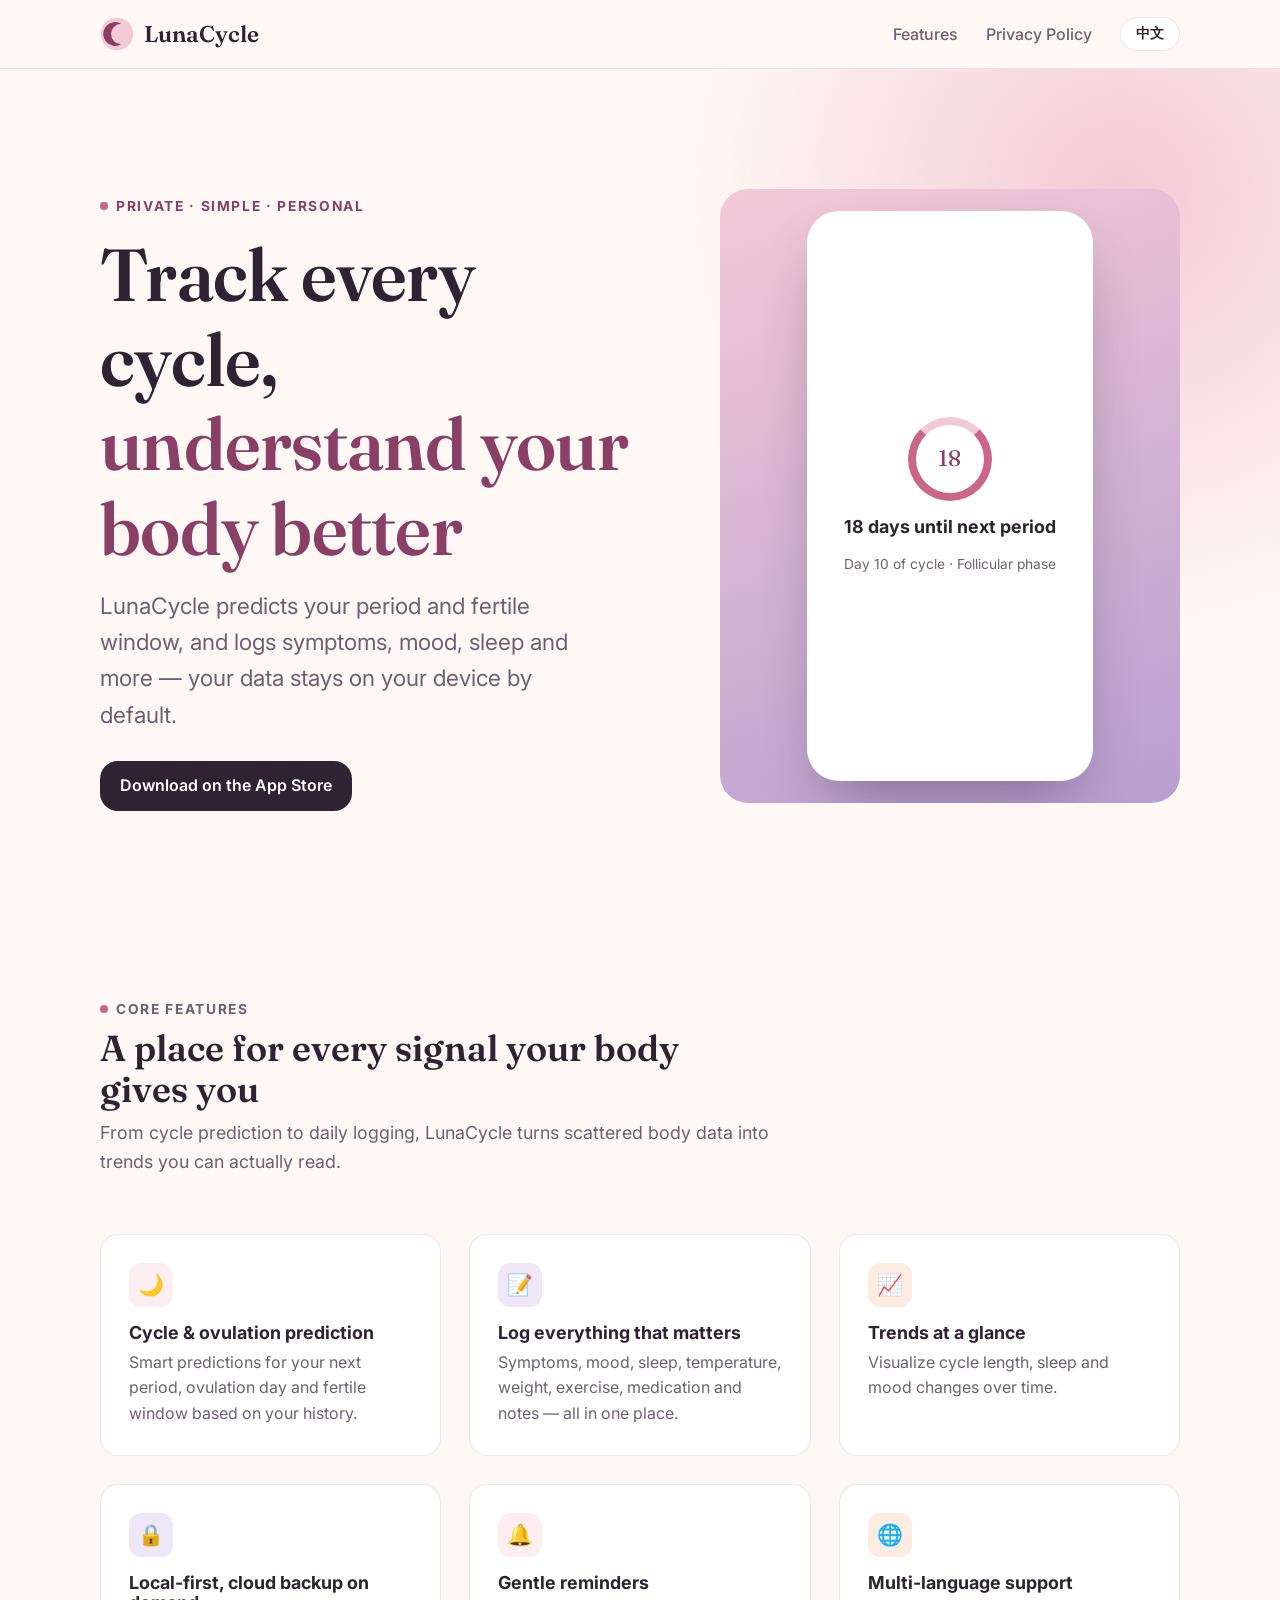
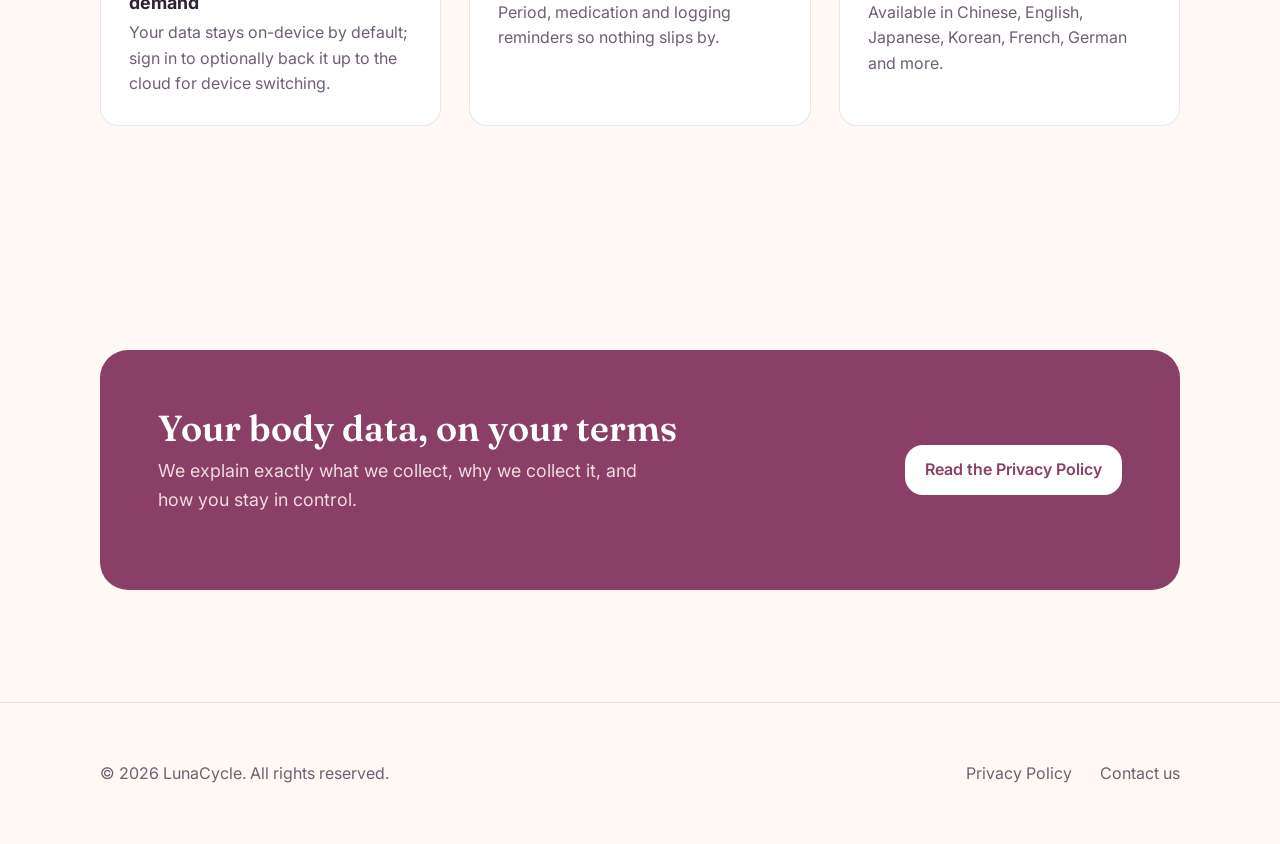
<file: index.html>
<!DOCTYPE html>
<html lang="zh-CN" data-lang="zh">
<head>
  <meta charset="UTF-8" />
  <meta name="viewport" content="width=device-width, initial-scale=1.0" />
  <title>LunaCycle — 懂你的经期与周期记录助手</title>
  <meta name="description" content="LunaCycle 是一款简洁、私密的经期与身体周期记录 App：预测周期、记录症状与心情、按需云备份，支持多语言。" />

  <link rel="preconnect" href="https://fonts.googleapis.com" />
  <link rel="preconnect" href="https://fonts.gstatic.com" crossorigin />
  <link href="https://fonts.googleapis.com/css2?family=Fraunces:opsz,wght@9..144,500;9..144,600&family=Inter:wght@400;500;600;700&display=swap" rel="stylesheet" />

  <link rel="stylesheet" href="assets/style.css" />
</head>
<body>
  <nav class="site-nav">
    <div class="wrap">
      <a class="brand" href="./index.html">
        <svg class="brand-mark" viewBox="0 0 40 40" fill="none" xmlns="http://www.w3.org/2000/svg" aria-hidden="true">
          <circle cx="20" cy="20" r="19" fill="#F3C9D6" />
          <path d="M25 8a14 14 0 1 0 0 24 11 11 0 0 1 0-24Z" fill="#8A3F66" />
        </svg>
        LunaCycle
      </a>
      <ul class="nav-links">
        <li><a href="./index.html#features">
          <span data-i18n-lang="zh">功能</span><span data-i18n-lang="zh-TW">功能</span><span data-i18n-lang="ja">機能</span><span data-i18n-lang="ko">기능</span><span data-i18n-lang="en">Features</span>
        </a></li>
        <li><a href="./privacy.html">
          <span data-i18n-lang="zh">隐私政策</span><span data-i18n-lang="zh-TW">隱私政策</span><span data-i18n-lang="ja">プライバシーポリシー</span><span data-i18n-lang="ko">개인정보 처리방침</span><span data-i18n-lang="en">Privacy Policy</span>
        </a></li>
        <li><button class="lang-toggle" data-lang-toggle type="button" aria-label="Switch language">中文</button></li>
      </ul>
    </div>
  </nav>

  <header class="hero">
    <div class="hero-glow" aria-hidden="true"></div>
    <div class="wrap">
      <div>
        <p class="eyebrow">
          <span data-i18n-lang="zh">私密 · 简洁 · 懂你</span>
          <span data-i18n-lang="zh-TW">私密 · 簡潔 · 懂你</span>
          <span data-i18n-lang="ja">プライベート・シンプル・あなたに寄り添う</span>
          <span data-i18n-lang="ko">프라이빗 · 심플 · 당신을 위한</span>
          <span data-i18n-lang="en">Private · Simple · Personal</span>
        </p>
        <h1 data-i18n-lang="zh">记录每一次周期，<br /><em>更了解自己的身体</em></h1>
        <h1 data-i18n-lang="zh-TW">記錄每一次週期，<br /><em>更了解自己的身體</em></h1>
        <h1 data-i18n-lang="ja">サイクルを記録して、<br /><em>自分の身体をもっと理解しよう</em></h1>
        <h1 data-i18n-lang="ko">모든 주기를 기록하고，<br /><em>내 몸을 더 잘 이해하세요</em></h1>
        <h1 data-i18n-lang="en">Track every cycle,<br /><em>understand your body better</em></h1>
        <p class="lede" data-i18n-lang="zh">LunaCycle 帮你预测经期与排卵期，记录症状、心情、睡眠与更多身体信号，数据默认只留在你的设备上。</p>
        <p class="lede" data-i18n-lang="zh-TW">LunaCycle 幫你預測經期與排卵期，記錄症狀、心情、睡眠與更多身體信號，資料預設只留在你的裝置上。</p>
        <p class="lede" data-i18n-lang="ja">LunaCycle は月経と排卵期を予測し、症状・気分・睡眠などの身体データを記録します。データは初期設定であなたの端末にのみ保存されます。</p>
        <p class="lede" data-i18n-lang="ko">LunaCycle 은 생리와 배란기를 예측하고, 증상・기분・수면 등 다양한 신체 신호를 기록합니다. 데이터는 기본적으로 기기에만 저장됩니다.</p>
        <p class="lede" data-i18n-lang="en">LunaCycle predicts your period and fertile window, and logs symptoms, mood, sleep and more — your data stays on your device by default.</p>
        <!-- TODO: replace href="#" below with your real App Store listing URL once published -->
        <div class="cta-row">
          <a class="store-badge" href="#" aria-disabled="true">
            <span data-i18n-lang="zh">App Store 下载</span>
            <span data-i18n-lang="zh-TW">App Store 下載</span>
            <span data-i18n-lang="ja">App Store でダウンロード</span>
            <span data-i18n-lang="ko">App Store 에서 다운로드</span>
            <span data-i18n-lang="en">Download on the App Store</span>
          </a>
          <!-- Google Play download temporarily hidden until the Android release ships -->
          <a class="store-badge secondary" href="#" aria-disabled="true" style="display:none">
            <span data-i18n-lang="zh">Google Play 下载</span>
            <span data-i18n-lang="zh-TW">Google Play 下載</span>
            <span data-i18n-lang="ja">Google Play で入手</span>
            <span data-i18n-lang="ko">Google Play 에서 받기</span>
            <span data-i18n-lang="en">Get it on Google Play</span>
          </a>
        </div>
      </div>
      <div class="hero-visual" aria-hidden="true">
        <div class="phone-frame">
          <div class="ring">18</div>
          <strong data-i18n-lang="zh">距下次经期还有 18 天</strong>
          <strong data-i18n-lang="zh-TW">距下次經期還有 18 天</strong>
          <strong data-i18n-lang="ja">次の月経まであと18日</strong>
          <strong data-i18n-lang="ko">다음 생리까지 18일</strong>
          <strong data-i18n-lang="en">18 days until next period</strong>
          <small data-i18n-lang="zh">周期第 10 天 · 卵泡期</small>
          <small data-i18n-lang="zh-TW">週期第 10 天 · 濾泡期</small>
          <small data-i18n-lang="ja">周期10日目・卵胞期</small>
          <small data-i18n-lang="ko">주기 10일차 · 난포기</small>
          <small data-i18n-lang="en">Day 10 of cycle · Follicular phase</small>
        </div>
      </div>
    </div>
  </header>

  <section id="features">
    <div class="wrap">
      <div class="section-head">
        <p class="eyebrow">
          <span data-i18n-lang="zh">核心功能</span>
          <span data-i18n-lang="zh-TW">核心功能</span>
          <span data-i18n-lang="ja">主な機能</span>
          <span data-i18n-lang="ko">핵심 기능</span>
          <span data-i18n-lang="en">Core Features</span>
        </p>
        <h2 data-i18n-lang="zh">为身体的每一个信号，留一个位置</h2>
        <h2 data-i18n-lang="zh-TW">為身體的每一個信號，留一個位置</h2>
        <h2 data-i18n-lang="ja">身体からのすべてのサインに、記録の場所を</h2>
        <h2 data-i18n-lang="ko">몸이 보내는 모든 신호를 위한 자리</h2>
        <h2 data-i18n-lang="en">A place for every signal your body gives you</h2>
        <p data-i18n-lang="zh">从周期预测到日常记录，LunaCycle 把琐碎的身体数据变成看得懂的趋势。</p>
        <p data-i18n-lang="zh-TW">從週期預測到日常記錄，LunaCycle 把瑣碎的身體資料變成看得懂的趨勢。</p>
        <p data-i18n-lang="ja">周期予測から日々の記録まで、LunaCycle は細かな身体データをわかりやすい傾向に変えます。</p>
        <p data-i18n-lang="ko">주기 예측부터 일상 기록까지, LunaCycle 은 흩어진 신체 데이터를 한눈에 보이는 추세로 바꿔줍니다.</p>
        <p data-i18n-lang="en">From cycle prediction to daily logging, LunaCycle turns scattered body data into trends you can actually read.</p>
      </div>
      <div class="feature-grid">
        <div class="feature-card">
          <div class="icon">🌙</div>
          <h3 data-i18n-lang="zh">周期与排卵预测</h3>
          <h3 data-i18n-lang="zh-TW">週期與排卵預測</h3>
          <h3 data-i18n-lang="ja">周期・排卵予測</h3>
          <h3 data-i18n-lang="ko">주기 및 배란 예측</h3>
          <h3 data-i18n-lang="en">Cycle &amp; ovulation prediction</h3>
          <p data-i18n-lang="zh">基于历史记录智能预测下次经期、排卵日与易孕窗口。</p>
          <p data-i18n-lang="zh-TW">基於歷史記錄智能預測下次經期、排卵日與易孕窗口。</p>
          <p data-i18n-lang="ja">過去の記録から次回の月経・排卵日・妊娠しやすい期間を予測します。</p>
          <p data-i18n-lang="ko">과거 기록을 바탕으로 다음 생리, 배란일, 가임기를 예측합니다.</p>
          <p data-i18n-lang="en">Smart predictions for your next period, ovulation day and fertile window based on your history.</p>
        </div>
        <div class="feature-card">
          <div class="icon">📝</div>
          <h3 data-i18n-lang="zh">全维度记录</h3>
          <h3 data-i18n-lang="zh-TW">全維度記錄</h3>
          <h3 data-i18n-lang="ja">あらゆる記録に対応</h3>
          <h3 data-i18n-lang="ko">모든 것을 기록하세요</h3>
          <h3 data-i18n-lang="en">Log everything that matters</h3>
          <p data-i18n-lang="zh">症状、心情、睡眠、体温、体重、运动、用药、备注，一站式记录。</p>
          <p data-i18n-lang="zh-TW">症狀、心情、睡眠、體溫、體重、運動、用藥、備註，一站式記錄。</p>
          <p data-i18n-lang="ja">症状、気分、睡眠、体温、体重、運動、服薬、メモをまとめて記録できます。</p>
          <p data-i18n-lang="ko">증상, 기분, 수면, 체온, 체중, 운동, 복약, 메모까지 한 곳에서 기록합니다.</p>
          <p data-i18n-lang="en">Symptoms, mood, sleep, temperature, weight, exercise, medication and notes — all in one place.</p>
        </div>
        <div class="feature-card">
          <div class="icon">📈</div>
          <h3 data-i18n-lang="zh">趋势图表</h3>
          <h3 data-i18n-lang="zh-TW">趨勢圖表</h3>
          <h3 data-i18n-lang="ja">トレンドが一目でわかる</h3>
          <h3 data-i18n-lang="ko">한눈에 보는 추세</h3>
          <h3 data-i18n-lang="en">Trends at a glance</h3>
          <p data-i18n-lang="zh">用图表直观查看周期长度、睡眠与情绪的长期变化。</p>
          <p data-i18n-lang="zh-TW">用圖表直觀查看週期長度、睡眠與情緒的長期變化。</p>
          <p data-i18n-lang="ja">周期の長さ、睡眠、気分の変化をグラフで直感的に確認できます。</p>
          <p data-i18n-lang="ko">주기 길이, 수면, 기분의 변화를 그래프로 한눈에 확인하세요.</p>
          <p data-i18n-lang="en">Visualize cycle length, sleep and mood changes over time.</p>
        </div>
        <div class="feature-card">
          <div class="icon">🔒</div>
          <h3 data-i18n-lang="zh">本地优先，按需云备份</h3>
          <h3 data-i18n-lang="zh-TW">本地優先，按需雲端備份</h3>
          <h3 data-i18n-lang="ja">ローカル優先、必要に応じてクラウド保存</h3>
          <h3 data-i18n-lang="ko">로컬 우선, 필요할 때만 클라우드 백업</h3>
          <h3 data-i18n-lang="en">Local-first, cloud backup on demand</h3>
          <p data-i18n-lang="zh">数据默认只存在你的设备上；登录后可选择开启云备份，方便换机恢复。</p>
          <p data-i18n-lang="zh-TW">資料預設只存在你的裝置上；登入後可選擇開啟雲端備份，方便換機還原。</p>
          <p data-i18n-lang="ja">データは初期設定で端末のみに保存されます。ログインするとクラウド保存を選択でき、機種変更時の復元に役立ちます。</p>
          <p data-i18n-lang="ko">데이터는 기본적으로 기기에만 저장됩니다. 로그인하면 클라우드 백업을 선택할 수 있어 기기 변경 시 복원이 편리합니다.</p>
          <p data-i18n-lang="en">Your data stays on-device by default; sign in to optionally back it up to the cloud for device switching.</p>
        </div>
        <div class="feature-card">
          <div class="icon">🔔</div>
          <h3 data-i18n-lang="zh">贴心提醒</h3>
          <h3 data-i18n-lang="zh-TW">貼心提醒</h3>
          <h3 data-i18n-lang="ja">さりげないリマインダー</h3>
          <h3 data-i18n-lang="ko">세심한 알림</h3>
          <h3 data-i18n-lang="en">Gentle reminders</h3>
          <p data-i18n-lang="zh">经期、用药与记录提醒，不错过重要时刻。</p>
          <p data-i18n-lang="zh-TW">經期、用藥與記錄提醒，不錯過重要時刻。</p>
          <p data-i18n-lang="ja">月経、服薬、記録のリマインダーで大切な瞬間を見逃しません。</p>
          <p data-i18n-lang="ko">생리, 복약, 기록 알림으로 중요한 순간을 놓치지 마세요.</p>
          <p data-i18n-lang="en">Period, medication and logging reminders so nothing slips by.</p>
        </div>
        <div class="feature-card">
          <div class="icon">🌐</div>
          <h3 data-i18n-lang="zh">多语言支持</h3>
          <h3 data-i18n-lang="zh-TW">多語言支援</h3>
          <h3 data-i18n-lang="ja">多言語対応</h3>
          <h3 data-i18n-lang="ko">다국어 지원</h3>
          <h3 data-i18n-lang="en">Multi-language support</h3>
          <p data-i18n-lang="zh">支持中文、英语、日语、韩语、法语、德语等多种语言。</p>
          <p data-i18n-lang="zh-TW">支援中文、英語、日語、韓語、法語、德語等多種語言。</p>
          <p data-i18n-lang="ja">中国語、英語、日本語、韓国語、フランス語、ドイツ語など多言語に対応しています。</p>
          <p data-i18n-lang="ko">중국어, 영어, 일본어, 한국어, 프랑스어, 독일어 등 다양한 언어를 지원합니다.</p>
          <p data-i18n-lang="en">Available in Chinese, English, Japanese, Korean, French, German and more.</p>
        </div>
      </div>
    </div>
  </section>

  <section>
    <div class="wrap">
      <div class="privacy-band">
        <div>
          <h2 data-i18n-lang="zh">你的身体数据，由你掌控</h2>
          <h2 data-i18n-lang="zh-TW">你的身體資料，由你掌控</h2>
          <h2 data-i18n-lang="ja">あなたの身体データは、あなたが管理します</h2>
          <h2 data-i18n-lang="ko">당신의 신체 데이터, 당신이 관리합니다</h2>
          <h2 data-i18n-lang="en">Your body data, on your terms</h2>
          <p data-i18n-lang="zh">我们清楚地说明收集了什么、为什么收集，以及你可以如何控制它。</p>
          <p data-i18n-lang="zh-TW">我們清楚地說明收集了什麼、為什麼收集，以及你可以如何控制它。</p>
          <p data-i18n-lang="ja">何を、なぜ収集しているのか、そしてどのように管理できるのかを明確に説明します。</p>
          <p data-i18n-lang="ko">무엇을, 왜 수집하는지, 그리고 어떻게 관리할 수 있는지 명확히 설명합니다.</p>
          <p data-i18n-lang="en">We explain exactly what we collect, why we collect it, and how you stay in control.</p>
        </div>
        <a class="store-badge" href="./privacy.html">
          <span data-i18n-lang="zh">查看隐私政策</span>
          <span data-i18n-lang="zh-TW">查看隱私政策</span>
          <span data-i18n-lang="ja">プライバシーポリシーを見る</span>
          <span data-i18n-lang="ko">개인정보 처리방침 보기</span>
          <span data-i18n-lang="en">Read the Privacy Policy</span>
        </a>
      </div>
    </div>
  </section>

  <footer>
    <div class="wrap">
      <span>&copy; 2026 LunaCycle.
        <span data-i18n-lang="zh">保留所有权利。</span>
        <span data-i18n-lang="zh-TW">保留所有權利。</span>
        <span data-i18n-lang="ja">全著作権所有。</span>
        <span data-i18n-lang="ko">모든 권리 보유.</span>
        <span data-i18n-lang="en">All rights reserved.</span>
      </span>
      <nav>
        <a href="./privacy.html">
          <span data-i18n-lang="zh">隐私政策</span>
          <span data-i18n-lang="zh-TW">隱私政策</span>
          <span data-i18n-lang="ja">プライバシーポリシー</span>
          <span data-i18n-lang="ko">개인정보 처리방침</span>
          <span data-i18n-lang="en">Privacy Policy</span>
        </a>
        <a href="mailto:anarvin212@gmail.com">
          <span data-i18n-lang="zh">联系我们</span>
          <span data-i18n-lang="zh-TW">聯絡我們</span>
          <span data-i18n-lang="ja">お問い合わせ</span>
          <span data-i18n-lang="ko">문의하기</span>
          <span data-i18n-lang="en">Contact us</span>
        </a>
      </nav>
    </div>
  </footer>

  <script src="assets/script.js"></script>
</body>
</html>
</file>
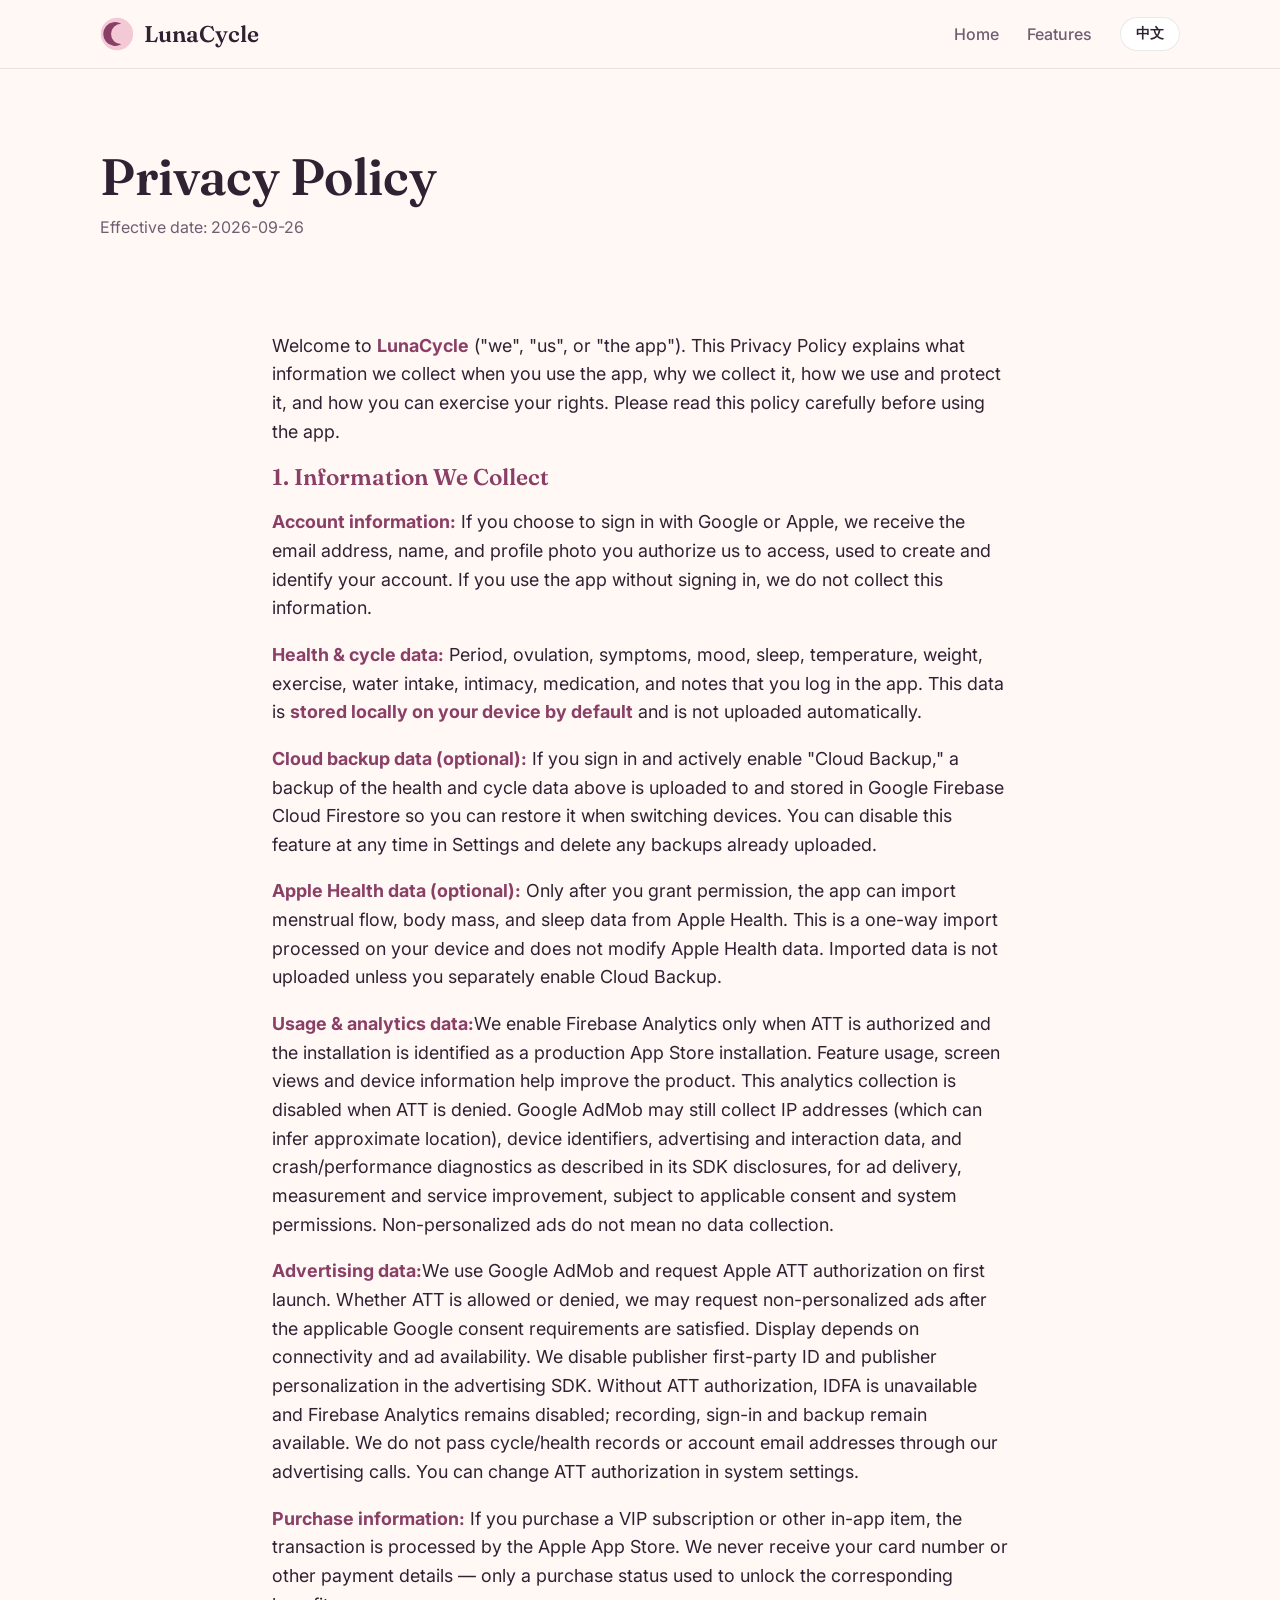
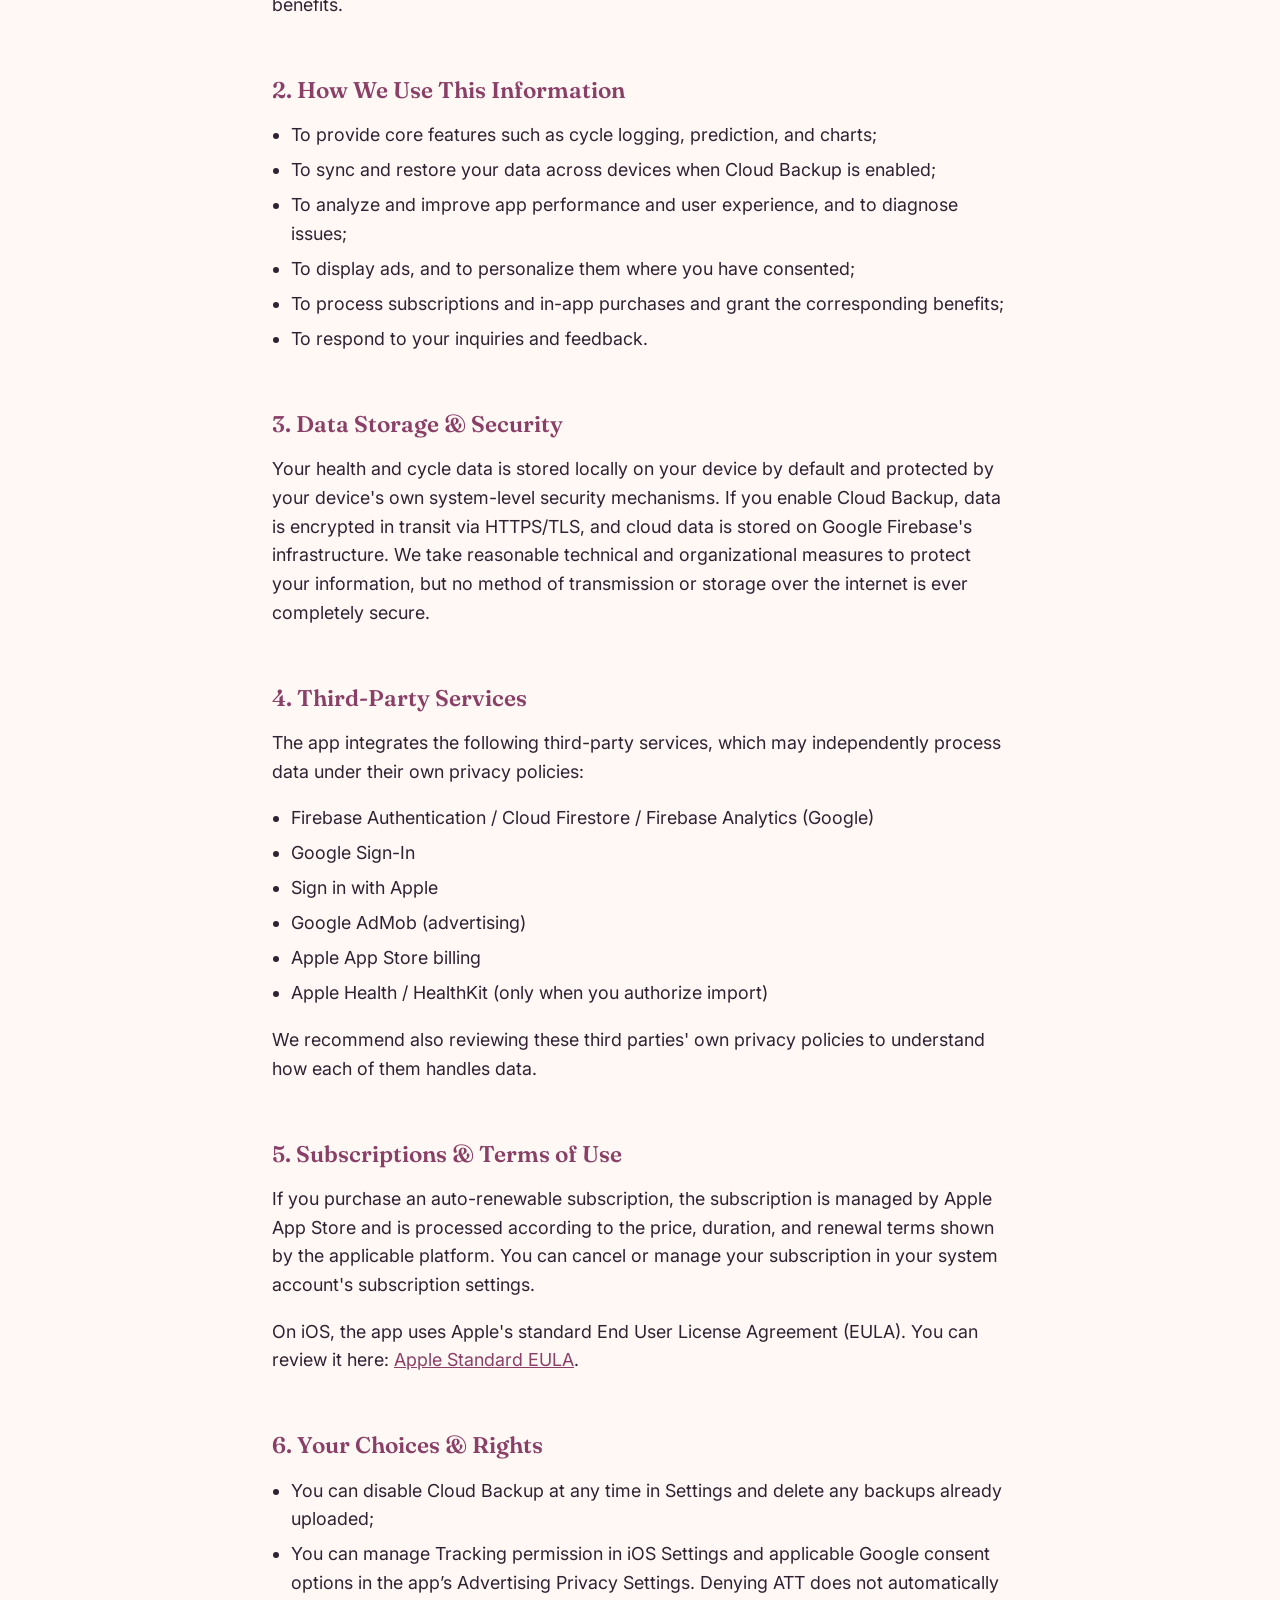
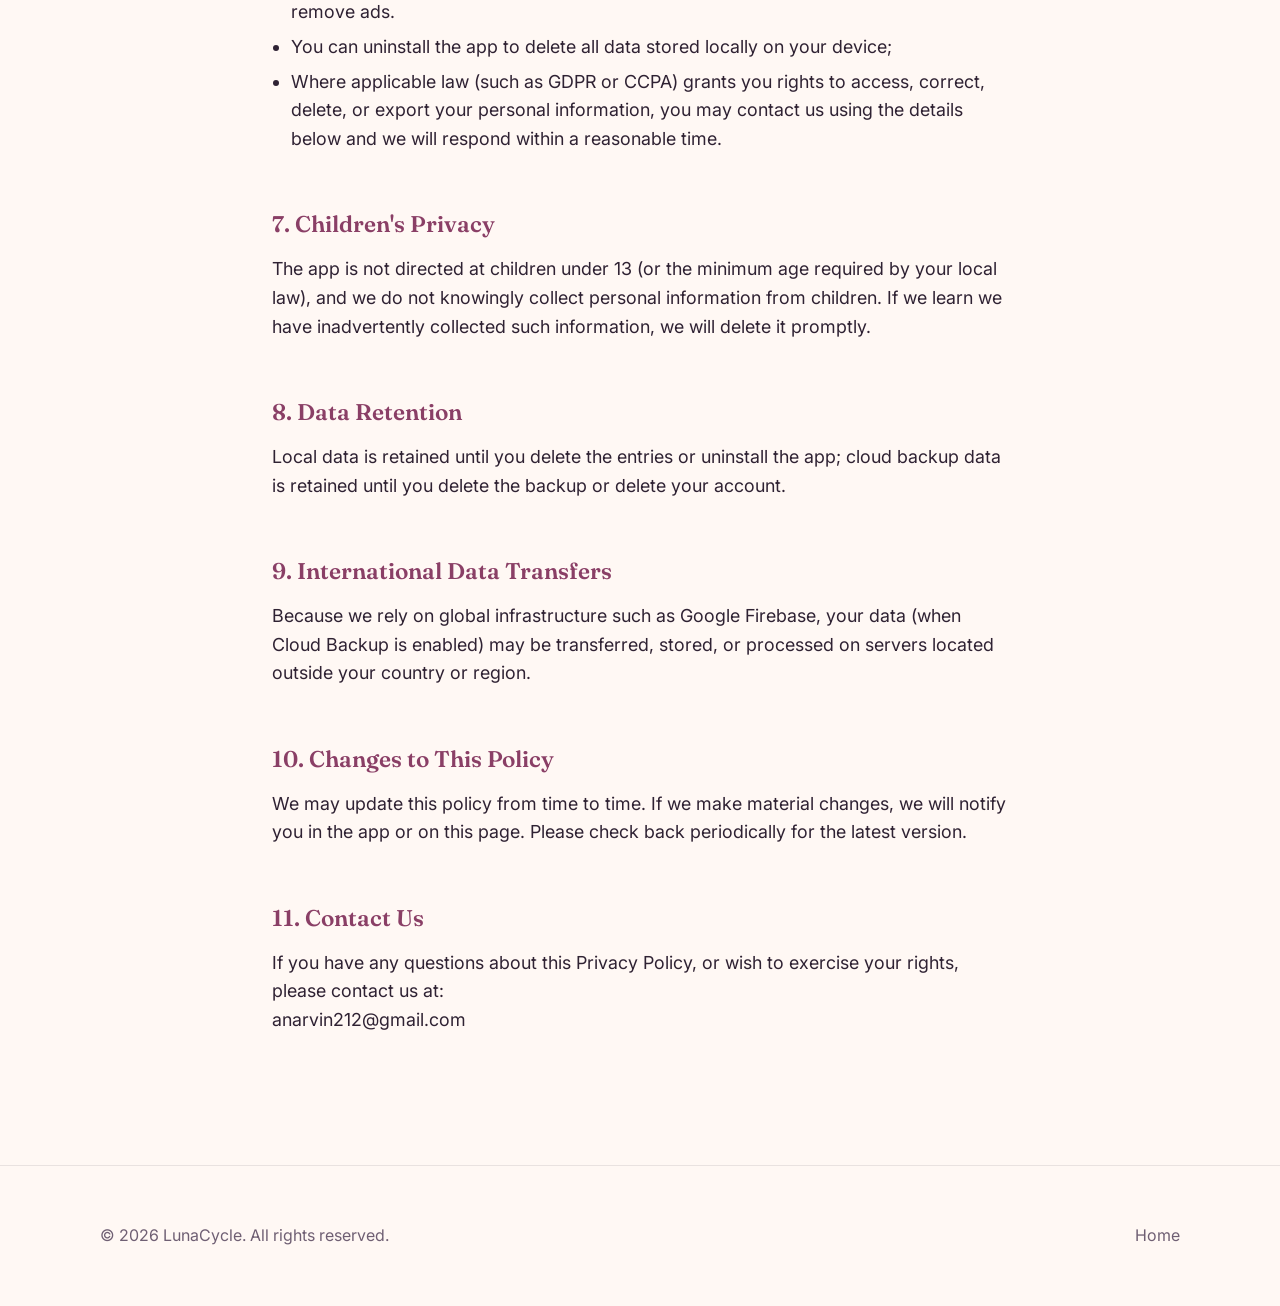
<file: privacy.html>
<!DOCTYPE html>
<html lang="zh-CN" data-lang="zh">
<head>
  <meta charset="UTF-8" />
  <meta name="viewport" content="width=device-width, initial-scale=1.0" />
  <title>隐私政策 · Privacy Policy — LunaCycle</title>
  <meta name="description" content="LunaCycle 隐私政策：我们收集哪些数据、如何使用、如何保护，以及你可以如何控制。" />

  <link rel="preconnect" href="https://fonts.googleapis.com" />
  <link rel="preconnect" href="https://fonts.gstatic.com" crossorigin />
  <link href="https://fonts.googleapis.com/css2?family=Fraunces:opsz,wght@9..144,500;9..144,600&family=Inter:wght@400;500;600;700&display=swap" rel="stylesheet" />

  <link rel="stylesheet" href="assets/style.css" />
</head>
<body>
  <nav class="site-nav">
    <div class="wrap">
      <a class="brand" href="./index.html">
        <svg class="brand-mark" viewBox="0 0 40 40" fill="none" xmlns="http://www.w3.org/2000/svg" aria-hidden="true">
          <circle cx="20" cy="20" r="19" fill="#F3C9D6" />
          <path d="M25 8a14 14 0 1 0 0 24 11 11 0 0 1 0-24Z" fill="#8A3F66" />
        </svg>
        LunaCycle
      </a>
      <ul class="nav-links">
        <li><a href="./index.html">
          <span data-i18n-lang="zh">首页</span><span data-i18n-lang="zh-TW">首頁</span><span data-i18n-lang="ja">ホーム</span><span data-i18n-lang="ko">홈</span><span data-i18n-lang="en">Home</span>
        </a></li>
        <li><a href="./index.html#features">
          <span data-i18n-lang="zh">功能</span><span data-i18n-lang="zh-TW">功能</span><span data-i18n-lang="ja">機能</span><span data-i18n-lang="ko">기능</span><span data-i18n-lang="en">Features</span>
        </a></li>
        <li><button class="lang-toggle" data-lang-toggle type="button" aria-label="Switch language">中文</button></li>
      </ul>
    </div>
  </nav>

  <header class="legal-hero">
    <div class="wrap">
      <h1 data-i18n-lang="zh">隐私政策</h1>
      <h1 data-i18n-lang="zh-TW">隱私政策</h1>
      <h1 data-i18n-lang="ja">プライバシーポリシー</h1>
      <h1 data-i18n-lang="ko">개인정보 처리방침</h1>
      <h1 data-i18n-lang="en">Privacy Policy</h1>
      <p class="updated">
        <span data-i18n-lang="zh">生效日期：2026-09-26</span>
        <span data-i18n-lang="zh-TW">生效日期：2026-09-26</span>
        <span data-i18n-lang="ja">発効日：2026-09-26</span>
        <span data-i18n-lang="ko">시행일: 2026-09-26</span>
        <span data-i18n-lang="en">Effective date: 2026-09-26</span>
      </p>
    </div>
  </header>

  <section class="legal-body">
    <div class="wrap">

      <!-- ============================ 简体中文 / Simplified Chinese ============================ -->
      <div data-i18n-lang="zh">
        <p>
          欢迎使用 <strong>LunaCycle</strong>（以下简称"我们"或"本应用"）。本隐私政策说明我们在你使用本应用时，会收集哪些信息、为什么收集、如何使用与保护，以及你可以如何行使自己的权利。请在使用本应用前仔细阅读本政策。
        </p>

        <h2>1. 我们收集的信息</h2>
        <p><strong>账户信息：</strong>如果你选择使用 Google 登录或 Apple 登录，我们会获取你授权提供的邮箱地址、姓名与头像，用于创建和识别你的账户。如果你不登录，仅在本机使用，我们不会收集此类信息。</p>
        <p><strong>健康与周期数据：</strong>你在应用中记录的经期、排卵、症状、心情、睡眠、体温、体重、运动、饮水、亲密关系、用药、备注等信息。这些数据<strong>默认只保存在你设备本地的数据库中</strong>，不会自动上传。</p>
        <p><strong>云备份数据（可选功能）：</strong>如果你登录账户并主动开启"云备份"，上述健康与周期数据的备份会上传并存储在由 Google Firebase 提供的 Cloud Firestore 中，以便你更换设备时可以恢复数据。你可以随时在设置中关闭该功能，并删除已上传的云端备份。</p>
        <p><strong>Apple 健康数据（可选功能）：</strong>仅在你主动授权后，本应用才会从 Apple 健康单向读取经期、体重和睡眠数据。导入在设备本地完成，不会修改 Apple 健康中的数据；除非你另行开启云备份，否则导入的数据不会上传。</p>
        <p><strong>使用与分析数据：</strong>仅在 ATT 已授权且识别为正式 App Store 安装时，我们启用 Firebase Analytics，收集功能使用、页面访问等事件及设备信息以改进产品。拒绝 ATT 时不启用该统计。Google AdMob 仍可能按其 SDK 数据披露收集 IP 地址（可推断大致位置）、设备标识符、广告及交互数据、崩溃与性能诊断信息，用于广告投放、衡量和服务改进；具体处理受适用的同意与系统权限限制。非个性化广告不等于不收集数据。</p>
        <p><strong>广告数据：</strong>我们使用 Google AdMob，并在首次启动时通过 Apple ATT 请求授权。无论是否允许 ATT，在满足适用的 Google 同意要求后均可请求非个性化广告；实际展示取决于网络和广告供应。我们关闭广告 SDK 的发布商第一方 ID 和发布商个性化设置。未授权时无法使用 IDFA，且不启用 Firebase 统计；记录、登录和备份仍可使用。经期、健康记录和账号邮箱不会通过我们的广告调用传给广告商。你可随时在系统设置中更改 ATT 授权。</p>
        <p><strong>购买信息：</strong>如果你购买 VIP 会员或其他内购项目，交易由 Apple App Store 处理，我们不会获取你的银行卡号等支付信息，只会收到购买状态用于为你解锁相应权益。</p>

        <h2>2. 我们如何使用这些信息</h2>
        <ul>
          <li>提供周期记录、预测与图表统计等核心功能；</li>
          <li>在你开启云备份时，实现跨设备的数据同步与恢复；</li>
          <li>分析并改进应用性能与用户体验，排查故障；</li>
          <li>展示广告，并在你授权的情况下进行个性化投放；</li>
          <li>处理订阅与内购，验证并发放会员权益；</li>
          <li>回应你的咨询与反馈。</li>
        </ul>

        <h2>3. 数据存储与安全</h2>
        <p>你的健康与周期数据默认保存在设备本地的数据库中，并受你设备自身的系统级安全机制保护。若你开启云备份，数据在传输过程中通过 HTTPS/TLS 加密，云端数据存储在 Google Firebase 的基础设施中。我们采取合理的技术与管理措施保护你的信息，但请注意任何互联网传输或存储方式都无法做到绝对安全。</p>

        <h2>4. 第三方服务</h2>
        <p>本应用集成了以下第三方服务，它们可能会按照各自的隐私政策独立处理数据：</p>
        <ul>
          <li>Firebase Authentication / Cloud Firestore / Firebase Analytics（Google）</li>
          <li>Google 登录（Google Sign-In）</li>
          <li>Apple 登录（Sign in with Apple）</li>
          <li>Google AdMob（广告）</li>
          <li>Apple App Store 内购结算</li>
          <li>Apple 健康 / HealthKit（仅在你授权导入时）</li>
        </ul>
        <p>建议同时查阅这些第三方的隐私政策，以了解它们各自的数据处理方式。</p>

        <h2>5. 订阅与使用条款</h2>
        <p>如果你购买自动续订订阅，订阅会通过 Apple App Store 管理，并会按照对应平台显示的价格、周期与续订规则处理。你可以在系统账户的订阅管理页面取消或管理订阅。</p>
        <p>在 iOS 上，本应用使用 Apple 标准最终用户许可协议（EULA）。你可以在此查看：<a href="https://www.apple.com/legal/internet-services/itunes/dev/stdeula/" target="_blank" rel="noopener">Apple Standard EULA</a>。</p>

        <h2>6. 你的选择与权利</h2>
        <ul>
          <li>你可以随时在设置中关闭云备份，并删除已上传的云端备份数据；</li>
          <li>你可在 iOS 系统设置中管理“追踪”权限，并在应用“广告隐私设置”中管理适用的 Google 同意选项；拒绝 ATT 不会自动移除广告。</li>
          <li>你可以卸载应用以删除设备本地保存的全部数据；</li>
          <li>如你所在地区法律（如 GDPR、CCPA）赋予你访问、更正、删除、导出个人信息等权利，你可以通过下方联系方式向我们提出请求，我们会在合理时间内处理。</li>
        </ul>

        <h2>7. 儿童隐私</h2>
        <p>本应用不面向 13 周岁（或你所在地区法律规定的最低年龄）以下的儿童，我们不会有意收集儿童的个人信息。如果我们发现在不知情的情况下收集了儿童信息，将尽快删除。</p>

        <h2>8. 数据保留</h2>
        <p>本地数据会保留至你手动删除记录或卸载应用；云备份数据会保留至你删除备份或注销账户。</p>

        <h2>9. 跨境数据传输</h2>
        <p>由于我们使用 Google Firebase 等全球基础设施，你的数据（在你开启云备份的情况下）可能会被传输、存储或处理于你所在国家/地区以外的服务器上。</p>

        <h2>10. 政策更新</h2>
        <p>我们可能会不时更新本政策。如有重大变更，我们会在应用内或本页面进行提示。建议你定期查看本页面以了解最新内容。</p>

        <h2>11. 联系我们</h2>
        <p>
          如果你对本隐私政策有任何疑问，或希望行使你的相关权利，请通过以下方式联系我们：<br />
          anarvin212@gmail.com
        </p>
      </div>

      <!-- ============================ 繁體中文 / Traditional Chinese ============================ -->
      <div data-i18n-lang="zh-TW">
        <p>
          歡迎使用 <strong>LunaCycle</strong>（以下簡稱「我們」或「本應用程式」）。本隱私政策說明我們在你使用本應用程式時，會收集哪些資訊、為什麼收集、如何使用與保護，以及你可以如何行使自己的權利。請在使用本應用程式前仔細閱讀本政策。
        </p>

        <h2>1. 我們收集的資訊</h2>
        <p><strong>帳戶資訊：</strong>如果你選擇使用 Google 登入或 Apple 登入，我們會取得你授權提供的電子郵件地址、姓名與頭像，用於建立和識別你的帳戶。如果你不登入，僅在本機使用，我們不會收集此類資訊。</p>
        <p><strong>健康與週期資料：</strong>你在應用程式中記錄的經期、排卵、症狀、心情、睡眠、體溫、體重、運動、飲水、親密關係、用藥、備註等資訊。這些資料<strong>預設只保存在你裝置本機的資料庫中</strong>，不會自動上傳。</p>
        <p><strong>雲端備份資料（可選功能）：</strong>如果你登入帳戶並主動開啟「雲端備份」，上述健康與週期資料的備份會上傳並儲存在由 Google Firebase 提供的 Cloud Firestore 中，以便你更換裝置時可以還原資料。你可以隨時在設定中關閉此功能，並刪除已上傳的雲端備份。</p>
        <p><strong>Apple 健康資料（可選功能）：</strong>只有在你主動授權後，本應用程式才會從 Apple 健康單向讀取經期、體重與睡眠資料。匯入會在裝置本機完成，不會修改 Apple 健康中的資料；除非你另外開啟雲端備份，否則匯入的資料不會上傳。</p>
        <p><strong>使用與分析資料：</strong>僅在 ATT 已授權且識別為正式 App Store 安裝時，我們啟用 Firebase Analytics，收集功能使用、頁面瀏覽等事件及裝置資訊以改善產品。拒絕 ATT 時不啟用該統計。Google AdMob 仍可能依其 SDK 資料揭露收集 IP 位址（可推斷大致位置）、裝置識別碼、廣告與互動資料、當機與效能診斷資訊，用於廣告投放、衡量及服務改善；具體處理受適用的同意與系統權限限制。非個人化廣告不等於不收集資料。</p>
        <p><strong>廣告資料：</strong>我們使用 Google AdMob，並在首次啟動時透過 Apple ATT 請求授權。無論是否允許 ATT，在符合適用的 Google 同意要求後均可請求非個人化廣告；實際顯示取決於網路和廣告供應。我們關閉廣告 SDK 的發布商第一方 ID 與發布商個人化設定。未授權時無法使用 IDFA，且不啟用 Firebase 統計；記錄、登入與備份仍可使用。經期、健康記錄與帳號電子郵件不會透過我們的廣告呼叫傳給廣告商。你可隨時在系統設定中更改 ATT 授權。</p>
        <p><strong>購買資訊：</strong>如果你購買 VIP 會員或其他應用程式內購買項目，交易由 Apple App Store 處理，我們不會取得你的銀行卡號等付款資訊，只會收到購買狀態用於為你解鎖相應權益。</p>

        <h2>2. 我們如何使用這些資訊</h2>
        <ul>
          <li>提供週期記錄、預測與圖表統計等核心功能；</li>
          <li>在你開啟雲端備份時，實現跨裝置的資料同步與還原；</li>
          <li>分析並改善應用程式效能與使用者體驗，排查故障；</li>
          <li>展示廣告，並在你授權的情況下進行個人化投放；</li>
          <li>處理訂閱與應用程式內購買，驗證並發放會員權益；</li>
          <li>回應你的諮詢與意見回饋。</li>
        </ul>

        <h2>3. 資料儲存與安全</h2>
        <p>你的健康與週期資料預設保存在裝置本機的資料庫中，並受你裝置自身的系統級安全機制保護。若你開啟雲端備份，資料在傳輸過程中透過 HTTPS/TLS 加密，雲端資料儲存在 Google Firebase 的基礎設施中。我們採取合理的技術與管理措施保護你的資訊，但請注意任何網際網路傳輸或儲存方式都無法做到絕對安全。</p>

        <h2>4. 第三方服務</h2>
        <p>本應用程式整合了以下第三方服務，它們可能會依照各自的隱私政策獨立處理資料：</p>
        <ul>
          <li>Firebase Authentication / Cloud Firestore / Firebase Analytics（Google）</li>
          <li>Google 登入（Google Sign-In）</li>
          <li>Apple 登入（Sign in with Apple）</li>
          <li>Google AdMob（廣告）</li>
          <li>Apple App Store 應用程式內購買結算</li>
          <li>Apple 健康 / HealthKit（僅在你授權匯入時）</li>
        </ul>
        <p>建議同時查閱這些第三方的隱私政策，以了解它們各自的資料處理方式。</p>

        <h2>5. 訂閱與使用條款</h2>
        <p>如果你購買自動續訂訂閱，訂閱會透過 Apple App Store 管理，並會依照對應平台顯示的價格、週期與續訂規則處理。你可以在系統帳戶的訂閱管理頁面取消或管理訂閱。</p>
        <p>在 iOS 上，本應用程式使用 Apple 標準最終使用者授權協議（EULA）。你可以在此查看：<a href="https://www.apple.com/legal/internet-services/itunes/dev/stdeula/" target="_blank" rel="noopener">Apple Standard EULA</a>。</p>

        <h2>6. 你的選擇與權利</h2>
        <ul>
          <li>你可以隨時在設定中關閉雲端備份，並刪除已上傳的雲端備份資料；</li>
          <li>你可在 iOS 系統設定中管理「追蹤」權限，並在應用程式「廣告隱私設定」中管理適用的 Google 同意選項；拒絕 ATT 不會自動移除廣告。</li>
          <li>你可以卸載應用程式以刪除裝置本機保存的全部資料；</li>
          <li>如你所在地區法律（如 GDPR、CCPA）賦予你存取、更正、刪除、匯出個人資訊等權利，你可以透過下方聯絡方式向我們提出請求，我們會在合理時間內處理。</li>
        </ul>

        <h2>7. 兒童隱私</h2>
        <p>本應用程式不面向 13 週歲（或你所在地區法律規定的最低年齡）以下的兒童，我們不會有意收集兒童的個人資訊。如果我們發現在不知情的情況下收集了兒童資訊，將盡快刪除。</p>

        <h2>8. 資料保留</h2>
        <p>本機資料會保留至你手動刪除記錄或卸載應用程式；雲端備份資料會保留至你刪除備份或註銷帳戶。</p>

        <h2>9. 跨境資料傳輸</h2>
        <p>由於我們使用 Google Firebase 等全球基礎設施，你的資料（在你開啟雲端備份的情況下）可能會被傳輸、儲存或處理於你所在國家/地區以外的伺服器上。</p>

        <h2>10. 政策更新</h2>
        <p>我們可能會不時更新本政策。如有重大變更，我們會在應用程式內或本頁面進行提示。建議你定期查看本頁面以了解最新內容。</p>

        <h2>11. 聯絡我們</h2>
        <p>
          如果你對本隱私政策有任何疑問，或希望行使你的相關權利，請透過以下方式聯絡我們：<br />
          anarvin212@gmail.com
        </p>
      </div>

      <!-- ============================ 日本語 / Japanese ============================ -->
      <div data-i18n-lang="ja">
        <p>
          <strong>LunaCycle</strong>（以下「当社」または「本アプリ」）をご利用いただきありがとうございます。本プライバシーポリシーでは、本アプリの利用時に当社が収集する情報、収集の目的、利用・保護の方法、およびあなたが行使できる権利について説明します。本アプリをご利用になる前に、本ポリシーをよくお読みください。
        </p>

        <h2>1. 収集する情報</h2>
        <p><strong>アカウント情報：</strong>Google ログインまたは Apple ログインを利用する場合、あなたが許可したメールアドレス、氏名、プロフィール画像を取得し、アカウントの作成と識別に使用します。ログインせずに利用する場合、これらの情報は収集されません。</p>
        <p><strong>健康・周期データ：</strong>月経、排卵、症状、気分、睡眠、体温、体重、運動、水分摂取、性交渉、服薬、メモなど、アプリ内で記録する情報です。これらのデータは<strong>初期設定では端末内のローカルデータベースにのみ保存</strong>され、自動的にアップロードされることはありません。</p>
        <p><strong>クラウド保存データ（任意機能）：</strong>ログインして「クラウド保存」を有効にすると、上記の健康・周期データのバックアップが Google Firebase の Cloud Firestore にアップロード・保存され、機種変更時に復元できます。この機能は設定でいつでも無効化でき、アップロード済みのバックアップも削除できます。</p>
        <p><strong>Appleヘルスケアのデータ（任意機能）：</strong>明示的に許可した場合に限り、本アプリはAppleヘルスケアから月経、体重、睡眠のデータを一方向で読み込みます。読み込みは端末上で行われ、Appleヘルスケアのデータを変更しません。クラウド保存を別途有効にしない限り、読み込んだデータはアップロードされません。</p>
        <p><strong>利用・解析データ：</strong>ATT が許可され、正式な App Store インストールと判定された場合にのみ Firebase Analytics を有効にし、機能利用や画面表示などのイベントと端末情報を製品改善に使用します。ATT が拒否された場合、この解析は無効です。Google AdMob は SDK の開示に従い、IP アドレス（おおよその位置の推定に利用可能）、端末識別子、広告・操作データ、クラッシュ・性能診断情報を広告配信、測定、サービス改善のために収集する場合があります。処理には適用される同意とシステム権限の制限が適用されます。非パーソナライズ広告でもデータ収集は行われる場合があります。</p>
        <p><strong>広告データ：</strong>Google AdMob を使用し、初回起動時に Apple ATT の許可を求めます。ATT の許可の有無にかかわらず、適用される Google の同意要件を満たした場合は非パーソナライズ広告をリクエストできます。表示は通信状況と広告在庫に依存します。広告 SDK のパブリッシャーのファーストパーティ ID とパーソナライズ設定を無効にしています。ATT が許可されていない場合、IDFA は利用できず、Firebase Analytics も有効にしません。記録、ログイン、バックアップは引き続き利用できます。生理・健康記録やアカウントのメールアドレスを当社の広告呼び出しで送信することはありません。ATT の許可はシステム設定で変更できます。</p>
        <p><strong>購入情報：</strong>VIP メンバーシップなどのアプリ内購入を行った場合、決済は Apple App Store が処理します。当社はカード番号などの決済情報を取得せず、特典を解除するための購入状況のみを受け取ります。</p>

        <h2>2. 情報の利用方法</h2>
        <ul>
          <li>周期の記録、予測、グラフ統計などの主要機能を提供するため；</li>
          <li>クラウド保存を有効にした場合、デバイス間でのデータ同期・復元を実現するため；</li>
          <li>アプリの性能とユーザー体験を分析・改善し、不具合を診断するため；</li>
          <li>広告を表示し、同意がある場合はパーソナライズを行うため；</li>
          <li>サブスクリプションおよびアプリ内購入を処理し、特典を付与するため；</li>
          <li>お問い合わせやフィードバックに対応するため。</li>
        </ul>

        <h2>3. データの保存とセキュリティ</h2>
        <p>あなたの健康・周期データは初期設定で端末内のローカルデータベースに保存され、端末自体のシステムレベルのセキュリティ機構によって保護されます。クラウド保存を有効にした場合、データは HTTPS/TLS により送信時に暗号化され、クラウド上のデータは Google Firebase の基盤に保存されます。当社は情報を保護するために合理的な技術的・組織的対策を講じていますが、インターネット経由の送信や保存が完全に安全であることを保証するものではありません。</p>

        <h2>4. 第三者サービス</h2>
        <p>本アプリは以下の第三者サービスを組み込んでおり、それぞれ独自のプライバシーポリシーに基づいてデータを処理する場合があります：</p>
        <ul>
          <li>Firebase Authentication / Cloud Firestore / Firebase Analytics（Google）</li>
          <li>Google ログイン（Google Sign-In）</li>
          <li>Apple でサインイン（Sign in with Apple）</li>
          <li>Google AdMob（広告）</li>
          <li>Apple App Store のアプリ内購入決済</li>
          <li>Appleヘルスケア / HealthKit（読み込みを許可した場合のみ）</li>
        </ul>
        <p>各サービスがどのようにデータを処理しているかについては、それぞれのプライバシーポリシーもご確認ください。</p>

        <h2>5. サブスクリプションと利用規約</h2>
        <p>自動更新サブスクリプションを購入した場合、サブスクリプションは Apple App Store によって管理され、各プラットフォームに表示される価格、期間、更新条件に従って処理されます。サブスクリプションは、システムアカウントのサブスクリプション管理画面でキャンセルまたは管理できます。</p>
        <p>iOS では、本アプリは Apple 標準エンドユーザー使用許諾契約（EULA）を使用します。こちらで確認できます：<a href="https://www.apple.com/legal/internet-services/itunes/dev/stdeula/" target="_blank" rel="noopener">Apple Standard EULA</a>。</p>

        <h2>6. あなたの選択と権利</h2>
        <ul>
          <li>設定でいつでもクラウド保存を無効化し、アップロード済みのバックアップを削除できます；</li>
          <li>iOS の設定で「トラッキング」の許可を、アプリの広告プライバシー設定で適用される Google の同意を管理できます。ATT の拒否によって広告が自動的に削除されるわけではありません。</li>
          <li>アプリをアンインストールすることで、端末に保存された全データを削除できます；</li>
          <li>お住まいの地域の法律（GDPR、CCPA など）により、個人情報へのアクセス、訂正、削除、エクスポートなどの権利が認められている場合、下記の連絡先からご請求いただければ、合理的な期間内に対応します。</li>
        </ul>

        <h2>7. 児童のプライバシー</h2>
        <p>本アプリは13歳未満（またはお住まいの地域の法律で定める最低年齢未満）の児童を対象としておらず、児童の個人情報を意図的に収集することはありません。意図せず児童の情報を収集したことが判明した場合、速やかに削除します。</p>

        <h2>8. データの保持</h2>
        <p>ローカルデータは、あなたが記録を削除するかアプリをアンインストールするまで保持されます。クラウド保存データは、バックアップを削除するかアカウントを削除するまで保持されます。</p>

        <h2>9. 国境を越えたデータ移転</h2>
        <p>当社は Google Firebase などのグローバルなインフラを利用しているため、クラウド保存を有効にした場合、あなたのデータはお住まいの国・地域以外のサーバーに転送、保存、または処理される場合があります。</p>

        <h2>10. ポリシーの変更</h2>
        <p>本ポリシーは随時更新される場合があります。重大な変更がある場合は、アプリ内または本ページでお知らせします。最新の内容を確認するために、本ページを定期的にご確認ください。</p>

        <h2>11. お問い合わせ</h2>
        <p>
          本プライバシーポリシーに関するご質問、または権利の行使をご希望の場合は、以下の方法でお問い合わせください：<br />
          anarvin212@gmail.com
        </p>
      </div>

      <!-- ============================ 한국어 / Korean ============================ -->
      <div data-i18n-lang="ko">
        <p>
          <strong>LunaCycle</strong>(이하 "당사" 또는 "본 앱")을 이용해 주셔서 감사합니다. 본 개인정보 처리방침은 본 앱을 이용할 때 당사가 수집하는 정보, 수집 목적, 이용 및 보호 방법, 그리고 귀하가 행사할 수 있는 권리에 대해 설명합니다. 본 앱을 이용하기 전에 이 방침을 꼼꼼히 읽어보시기 바랍니다.
        </p>

        <h2>1. 수집하는 정보</h2>
        <p><strong>계정 정보:</strong> Google 로그인 또는 Apple 로그인을 이용하는 경우, 귀하가 허용한 이메일 주소, 이름, 프로필 사진을 받아 계정을 생성하고 식별하는 데 사용합니다. 로그인 없이 기기에서만 이용하는 경우 이러한 정보는 수집되지 않습니다.</p>
        <p><strong>건강 및 주기 데이터:</strong> 생리, 배란, 증상, 기분, 수면, 체온, 체중, 운동, 수분 섭취, 성관계, 복약, 메모 등 앱에서 기록하는 정보입니다. 이 데이터는 <strong>기본적으로 기기 내 로컬 데이터베이스에만 저장</strong>되며 자동으로 업로드되지 않습니다.</p>
        <p><strong>클라우드 백업 데이터(선택 기능):</strong> 로그인 후 "클라우드 백업"을 직접 활성화하면, 위 건강 및 주기 데이터의 백업이 Google Firebase의 Cloud Firestore에 업로드 및 저장되어 기기를 변경할 때 복원할 수 있습니다. 이 기능은 설정에서 언제든지 끌 수 있으며, 이미 업로드된 백업도 삭제할 수 있습니다.</p>
        <p><strong>Apple 건강 데이터(선택 기능):</strong> 사용자가 직접 허용한 경우에만 앱이 Apple 건강에서 생리, 체중 및 수면 데이터를 단방향으로 읽습니다. 가져오기는 기기에서 처리되며 Apple 건강의 데이터를 변경하지 않습니다. 클라우드 백업을 별도로 켜지 않는 한 가져온 데이터는 업로드되지 않습니다.</p>
        <p><strong>이용 및 분석 데이터:</strong>ATT가 허용되고 정식 App Store 설치로 확인된 경우에만 Firebase Analytics를 활성화하여 기능 이용, 화면 조회 등의 이벤트와 기기 정보를 제품 개선에 사용합니다. ATT 거부 시 이 분석은 비활성화됩니다. Google AdMob은 SDK 공개 사항에 따라 IP 주소(대략적인 위치 추정 가능), 기기 식별자, 광고 및 상호작용 데이터, 충돌 및 성능 진단 정보를 광고 제공, 측정 및 서비스 개선에 수집할 수 있습니다. 해당 동의 및 시스템 권한 제한이 적용됩니다. 비개인화 광고도 데이터를 수집할 수 있습니다.</p>
        <p><strong>광고 데이터:</strong>Google AdMob을 사용하며 첫 실행 시 Apple ATT 권한을 요청합니다. ATT 허용 여부와 관계없이 해당 Google 동의 요건을 충족하면 비개인화 광고를 요청할 수 있습니다. 실제 표시는 네트워크와 광고 공급에 따라 달라집니다. 광고 SDK의 게시자 퍼스트 파티 ID와 게시자 개인화 설정을 비활성화합니다. ATT 미허용 시 IDFA를 사용할 수 없으며 Firebase Analytics도 활성화하지 않습니다. 기록, 로그인, 백업은 계속 사용할 수 있습니다. 생리 및 건강 기록과 계정 이메일은 당사의 광고 호출을 통해 전송하지 않습니다. ATT 권한은 시스템 설정에서 변경할 수 있습니다.</p>
        <p><strong>구매 정보:</strong> VIP 멤버십 등 인앱 구매를 진행하는 경우, 결제는 Apple App Store에서 처리됩니다. 당사는 카드 번호 등 결제 정보를 받지 않으며, 혜택 제공을 위한 구매 상태만 전달받습니다.</p>

        <h2>2. 정보 이용 방법</h2>
        <ul>
          <li>주기 기록, 예측, 그래프 통계 등 핵심 기능 제공；</li>
          <li>클라우드 백업 활성화 시 기기 간 데이터 동기화 및 복원；</li>
          <li>앱 성능과 사용자 경험 분석 및 개선, 문제 진단；</li>
          <li>광고 표시 및 동의한 경우 맞춤형 광고 제공；</li>
          <li>구독 및 인앱 구매 처리, 혜택 검증 및 지급；</li>
          <li>문의 및 피드백 응대.</li>
        </ul>

        <h2>3. 데이터 저장 및 보안</h2>
        <p>귀하의 건강 및 주기 데이터는 기본적으로 기기 내 로컬 데이터베이스에 저장되며, 기기 자체의 시스템 수준 보안 메커니즘에 의해 보호됩니다. 클라우드 백업을 활성화하면 데이터는 전송 중 HTTPS/TLS로 암호화되며, 클라우드 데이터는 Google Firebase 인프라에 저장됩니다. 당사는 귀하의 정보를 보호하기 위해 합리적인 기술적·관리적 조치를 취하고 있으나, 인터넷을 통한 전송이나 저장은 완전히 안전할 수 없다는 점을 유의하시기 바랍니다.</p>

        <h2>4. 제3자 서비스</h2>
        <p>본 앱은 다음과 같은 제3자 서비스를 통합하고 있으며, 이들은 각자의 개인정보 처리방침에 따라 독립적으로 데이터를 처리할 수 있습니다:</p>
        <ul>
          <li>Firebase Authentication / Cloud Firestore / Firebase Analytics(Google)</li>
          <li>Google 로그인(Google Sign-In)</li>
          <li>Apple로 로그인(Sign in with Apple)</li>
          <li>Google AdMob(광고)</li>
          <li>Apple App Store 인앱 결제</li>
          <li>Apple 건강 / HealthKit(가져오기를 허용한 경우에만)</li>
        </ul>
        <p>각 서비스의 데이터 처리 방식을 이해하기 위해 해당 서비스의 개인정보 처리방침도 함께 확인하시기를 권장합니다.</p>

        <h2>5. 구독 및 이용 약관</h2>
        <p>자동 갱신 구독을 구매하는 경우, 구독은 Apple App Store를 통해 관리되며 해당 플랫폼에 표시되는 가격, 기간 및 갱신 조건에 따라 처리됩니다. 시스템 계정의 구독 관리 화면에서 구독을 취소하거나 관리할 수 있습니다.</p>
        <p>iOS에서는 본 앱이 Apple 표준 최종 사용자 사용권 계약(EULA)을 사용합니다. 다음에서 확인할 수 있습니다: <a href="https://www.apple.com/legal/internet-services/itunes/dev/stdeula/" target="_blank" rel="noopener">Apple Standard EULA</a>.</p>

        <h2>6. 귀하의 선택과 권리</h2>
        <ul>
          <li>설정에서 언제든지 클라우드 백업을 끄고, 이미 업로드된 백업 데이터를 삭제할 수 있습니다；</li>
          <li>iOS 설정에서 추적 권한을, 앱의 광고 개인정보 설정에서 해당 Google 동의 옵션을 관리할 수 있습니다. ATT 거부가 광고를 자동으로 제거하지는 않습니다.</li>
          <li>앱을 삭제하여 기기에 저장된 모든 로컬 데이터를 삭제할 수 있습니다；</li>
          <li>거주 지역의 법률(GDPR, CCPA 등)에 따라 개인정보에 대한 접근, 정정, 삭제, 내보내기 등의 권리가 인정되는 경우, 아래 연락처로 요청하시면 합리적인 기간 내에 처리해 드립니다.</li>
        </ul>

        <h2>7. 아동의 개인정보</h2>
        <p>본 앱은 13세 미만(또는 거주 지역 법률이 정한 최소 연령 미만)의 아동을 대상으로 하지 않으며, 아동의 개인정보를 의도적으로 수집하지 않습니다. 부지불식간에 아동의 정보를 수집한 것으로 확인될 경우 신속히 삭제합니다.</p>

        <h2>8. 데이터 보관</h2>
        <p>로컬 데이터는 귀하가 기록을 삭제하거나 앱을 삭제할 때까지 보관되며, 클라우드 백업 데이터는 백업을 삭제하거나 계정을 삭제할 때까지 보관됩니다.</p>

        <h2>9. 국가 간 데이터 이전</h2>
        <p>당사는 Google Firebase 등 글로벌 인프라를 사용하므로, 클라우드 백업을 활성화한 경우 귀하의 데이터는 거주 국가/지역 이외의 서버로 전송, 저장 또는 처리될 수 있습니다.</p>

        <h2>10. 정책 변경</h2>
        <p>당사는 본 방침을 수시로 업데이트할 수 있습니다. 중대한 변경이 있는 경우 앱 내 또는 본 페이지를 통해 안내합니다. 최신 내용을 확인하기 위해 본 페이지를 정기적으로 확인하시기 바랍니다.</p>

        <h2>11. 문의하기</h2>
        <p>
          본 개인정보 처리방침에 대해 질문이 있거나 관련 권리를 행사하고자 하는 경우, 아래 방법으로 문의해 주세요:<br />
          anarvin212@gmail.com
        </p>
      </div>

      <!-- ============================ English ============================ -->
      <div data-i18n-lang="en">
        <p>
          Welcome to <strong>LunaCycle</strong> ("we", "us", or "the app"). This Privacy Policy explains what information we collect when you use the app, why we collect it, how we use and protect it, and how you can exercise your rights. Please read this policy carefully before using the app.
        </p>

        <h2>1. Information We Collect</h2>
        <p><strong>Account information:</strong> If you choose to sign in with Google or Apple, we receive the email address, name, and profile photo you authorize us to access, used to create and identify your account. If you use the app without signing in, we do not collect this information.</p>
        <p><strong>Health &amp; cycle data:</strong> Period, ovulation, symptoms, mood, sleep, temperature, weight, exercise, water intake, intimacy, medication, and notes that you log in the app. This data is <strong>stored locally on your device by default</strong> and is not uploaded automatically.</p>
        <p><strong>Cloud backup data (optional):</strong> If you sign in and actively enable "Cloud Backup," a backup of the health and cycle data above is uploaded to and stored in Google Firebase Cloud Firestore so you can restore it when switching devices. You can disable this feature at any time in Settings and delete any backups already uploaded.</p>
        <p><strong>Apple Health data (optional):</strong> Only after you grant permission, the app can import menstrual flow, body mass, and sleep data from Apple Health. This is a one-way import processed on your device and does not modify Apple Health data. Imported data is not uploaded unless you separately enable Cloud Backup.</p>
        <p><strong>Usage &amp; analytics data:</strong>We enable Firebase Analytics only when ATT is authorized and the installation is identified as a production App Store installation. Feature usage, screen views and device information help improve the product. This analytics collection is disabled when ATT is denied. Google AdMob may still collect IP addresses (which can infer approximate location), device identifiers, advertising and interaction data, and crash/performance diagnostics as described in its SDK disclosures, for ad delivery, measurement and service improvement, subject to applicable consent and system permissions. Non-personalized ads do not mean no data collection.</p>
        <p><strong>Advertising data:</strong>We use Google AdMob and request Apple ATT authorization on first launch. Whether ATT is allowed or denied, we may request non-personalized ads after the applicable Google consent requirements are satisfied. Display depends on connectivity and ad availability. We disable publisher first-party ID and publisher personalization in the advertising SDK. Without ATT authorization, IDFA is unavailable and Firebase Analytics remains disabled; recording, sign-in and backup remain available. We do not pass cycle/health records or account email addresses through our advertising calls. You can change ATT authorization in system settings.</p>
        <p><strong>Purchase information:</strong> If you purchase a VIP subscription or other in-app item, the transaction is processed by the Apple App Store. We never receive your card number or other payment details — only a purchase status used to unlock the corresponding benefits.</p>

        <h2>2. How We Use This Information</h2>
        <ul>
          <li>To provide core features such as cycle logging, prediction, and charts;</li>
          <li>To sync and restore your data across devices when Cloud Backup is enabled;</li>
          <li>To analyze and improve app performance and user experience, and to diagnose issues;</li>
          <li>To display ads, and to personalize them where you have consented;</li>
          <li>To process subscriptions and in-app purchases and grant the corresponding benefits;</li>
          <li>To respond to your inquiries and feedback.</li>
        </ul>

        <h2>3. Data Storage &amp; Security</h2>
        <p>Your health and cycle data is stored locally on your device by default and protected by your device's own system-level security mechanisms. If you enable Cloud Backup, data is encrypted in transit via HTTPS/TLS, and cloud data is stored on Google Firebase's infrastructure. We take reasonable technical and organizational measures to protect your information, but no method of transmission or storage over the internet is ever completely secure.</p>

        <h2>4. Third-Party Services</h2>
        <p>The app integrates the following third-party services, which may independently process data under their own privacy policies:</p>
        <ul>
          <li>Firebase Authentication / Cloud Firestore / Firebase Analytics (Google)</li>
          <li>Google Sign-In</li>
          <li>Sign in with Apple</li>
          <li>Google AdMob (advertising)</li>
          <li>Apple App Store billing</li>
          <li>Apple Health / HealthKit (only when you authorize import)</li>
        </ul>
        <p>We recommend also reviewing these third parties' own privacy policies to understand how each of them handles data.</p>

        <h2>5. Subscriptions &amp; Terms of Use</h2>
        <p>If you purchase an auto-renewable subscription, the subscription is managed by Apple App Store and is processed according to the price, duration, and renewal terms shown by the applicable platform. You can cancel or manage your subscription in your system account's subscription settings.</p>
        <p>On iOS, the app uses Apple's standard End User License Agreement (EULA). You can review it here: <a href="https://www.apple.com/legal/internet-services/itunes/dev/stdeula/" target="_blank" rel="noopener">Apple Standard EULA</a>.</p>

        <h2>6. Your Choices &amp; Rights</h2>
        <ul>
          <li>You can disable Cloud Backup at any time in Settings and delete any backups already uploaded;</li>
          <li>You can manage Tracking permission in iOS Settings and applicable Google consent options in the app’s Advertising Privacy Settings. Denying ATT does not automatically remove ads.</li>
          <li>You can uninstall the app to delete all data stored locally on your device;</li>
          <li>Where applicable law (such as GDPR or CCPA) grants you rights to access, correct, delete, or export your personal information, you may contact us using the details below and we will respond within a reasonable time.</li>
        </ul>

        <h2>7. Children's Privacy</h2>
        <p>The app is not directed at children under 13 (or the minimum age required by your local law), and we do not knowingly collect personal information from children. If we learn we have inadvertently collected such information, we will delete it promptly.</p>

        <h2>8. Data Retention</h2>
        <p>Local data is retained until you delete the entries or uninstall the app; cloud backup data is retained until you delete the backup or delete your account.</p>

        <h2>9. International Data Transfers</h2>
        <p>Because we rely on global infrastructure such as Google Firebase, your data (when Cloud Backup is enabled) may be transferred, stored, or processed on servers located outside your country or region.</p>

        <h2>10. Changes to This Policy</h2>
        <p>We may update this policy from time to time. If we make material changes, we will notify you in the app or on this page. Please check back periodically for the latest version.</p>

        <h2>11. Contact Us</h2>
        <p>
          If you have any questions about this Privacy Policy, or wish to exercise your rights, please contact us at:<br />
          anarvin212@gmail.com
        </p>
      </div>

    </div>
  </section>

  <footer>
    <div class="wrap">
      <span>&copy; 2026 LunaCycle.
        <span data-i18n-lang="zh">保留所有权利。</span>
        <span data-i18n-lang="zh-TW">保留所有權利。</span>
        <span data-i18n-lang="ja">全著作権所有。</span>
        <span data-i18n-lang="ko">모든 권리 보유.</span>
        <span data-i18n-lang="en">All rights reserved.</span>
      </span>
      <nav>
        <a href="./index.html">
          <span data-i18n-lang="zh">首页</span>
          <span data-i18n-lang="zh-TW">首頁</span>
          <span data-i18n-lang="ja">ホーム</span>
          <span data-i18n-lang="ko">홈</span>
          <span data-i18n-lang="en">Home</span>
        </a>
      </nav>
    </div>
  </footer>

  <script src="assets/script.js"></script>
</body>
</html>
</file>
<file: assets/style.css>
:root {
  --color-bg: #fff8f4;
  --color-surface: #ffffff;
  --color-surface-soft: #fdeef1;
  --color-text: #2f2233;
  --color-text-muted: #6f5f73;
  --color-accent: #c9668a;
  --color-accent-deep: #8a3f66;
  --color-accent-soft: #f3c9d6;
  --color-lavender: #b79fd1;
  --color-line: rgba(47, 34, 51, 0.1);

  --font-display: "Fraunces", "Songti SC", serif;
  --font-body: "Inter", "PingFang SC", "Helvetica Neue", Arial, sans-serif;

  --text-xs: clamp(0.8rem, 0.78rem + 0.1vw, 0.875rem);
  --text-sm: clamp(0.9rem, 0.88rem + 0.15vw, 1rem);
  --text-base: clamp(1rem, 0.96rem + 0.2vw, 1.125rem);
  --text-lg: clamp(1.2rem, 1.1rem + 0.4vw, 1.5rem);
  --text-xl: clamp(1.6rem, 1.3rem + 1.2vw, 2.4rem);
  --text-hero: clamp(2.6rem, 1.8rem + 3.5vw, 5rem);

  --space-xs: 0.5rem;
  --space-sm: 1rem;
  --space-md: 1.75rem;
  --space-lg: clamp(2.5rem, 2rem + 2vw, 4.5rem);
  --space-section: clamp(4rem, 3rem + 5vw, 8rem);

  --radius-md: 18px;
  --radius-lg: 28px;

  --duration-normal: 260ms;
  --ease-out-expo: cubic-bezier(0.16, 1, 0.3, 1);
}

* {
  box-sizing: border-box;
}

html {
  scroll-behavior: smooth;
}

body {
  margin: 0;
  background: var(--color-bg);
  color: var(--color-text);
  font-family: var(--font-body);
  font-size: var(--text-base);
  line-height: 1.6;
  -webkit-font-smoothing: antialiased;
}

img {
  max-width: 100%;
  display: block;
}

a {
  color: var(--color-accent-deep);
}

h1, h2, h3 {
  font-family: var(--font-display);
  font-weight: 600;
  line-height: 1.15;
  margin: 0;
}

.wrap {
  width: min(1080px, 100% - 3rem);
  margin-inline: auto;
}

/* language toggling: each translated block carries data-i18n-lang="<code>"; only the block
   matching html[data-lang] is shown. Default-hide, then reveal the active language. */
[data-i18n-lang] { display: none; }
html[data-lang="zh"] [data-i18n-lang="zh"],
html[data-lang="zh-TW"] [data-i18n-lang="zh-TW"],
html[data-lang="ja"] [data-i18n-lang="ja"],
html[data-lang="ko"] [data-i18n-lang="ko"],
html[data-lang="en"] [data-i18n-lang="en"] { display: revert; }

/* ── Nav ─────────────────────────────────────────────────────────────── */

.site-nav {
  position: sticky;
  top: 0;
  z-index: 50;
  background: rgba(255, 248, 244, 0.85);
  backdrop-filter: blur(10px);
  border-bottom: 1px solid var(--color-line);
}

.site-nav .wrap {
  display: flex;
  align-items: center;
  justify-content: space-between;
  padding-block: var(--space-sm);
}

.brand {
  display: flex;
  align-items: center;
  gap: 0.6rem;
  font-family: var(--font-display);
  font-weight: 600;
  font-size: var(--text-lg);
  text-decoration: none;
  color: var(--color-text);
}

.brand-mark {
  width: 34px;
  height: 34px;
  flex-shrink: 0;
}

.nav-links {
  display: flex;
  align-items: center;
  gap: var(--space-md);
  list-style: none;
  margin: 0;
  padding: 0;
}

.nav-links a {
  color: var(--color-text-muted);
  text-decoration: none;
  font-size: var(--text-sm);
  font-weight: 500;
  transition: color var(--duration-normal) var(--ease-out-expo);
}

.nav-links a:hover {
  color: var(--color-accent-deep);
}

.lang-toggle {
  border: 1px solid var(--color-line);
  background: var(--color-surface);
  color: var(--color-text);
  font-size: var(--text-xs);
  font-weight: 600;
  letter-spacing: 0.03em;
  padding: 0.45rem 0.9rem;
  border-radius: 999px;
  cursor: pointer;
  transition: border-color var(--duration-normal) var(--ease-out-expo),
    transform var(--duration-normal) var(--ease-out-expo);
}

.lang-toggle:hover {
  border-color: var(--color-accent);
  transform: translateY(-1px);
}

/* ── Hero ────────────────────────────────────────────────────────────── */

.hero {
  position: relative;
  overflow: hidden;
  padding-block: var(--space-section) calc(var(--space-section) * 0.6);
}

.hero-glow {
  position: absolute;
  inset: -20% -10% auto auto;
  width: 60vw;
  height: 60vw;
  max-width: 720px;
  max-height: 720px;
  background: radial-gradient(circle at 60% 40%, var(--color-accent-soft) 0%, transparent 70%);
  filter: blur(10px);
  z-index: 0;
  pointer-events: none;
}

.hero .wrap {
  position: relative;
  z-index: 1;
  display: grid;
  grid-template-columns: 1.1fr 0.9fr;
  gap: var(--space-lg);
  align-items: center;
}

.eyebrow {
  display: inline-flex;
  align-items: center;
  gap: 0.5rem;
  font-size: var(--text-xs);
  font-weight: 700;
  letter-spacing: 0.12em;
  text-transform: uppercase;
  color: var(--color-accent-deep);
  margin-bottom: var(--space-sm);
}

.eyebrow::before {
  content: "";
  width: 8px;
  height: 8px;
  border-radius: 50%;
  background: var(--color-accent);
}

.hero h1 {
  font-size: var(--text-hero);
  letter-spacing: -0.01em;
  color: var(--color-text);
}

.hero h1 em {
  font-style: normal;
  color: var(--color-accent-deep);
}

.hero p.lede {
  font-size: var(--text-lg);
  color: var(--color-text-muted);
  margin-top: var(--space-sm);
  max-width: 34ch;
}

.cta-row {
  display: flex;
  flex-wrap: wrap;
  gap: 0.9rem;
  margin-top: var(--space-md);
}

.store-badge {
  display: inline-flex;
  align-items: center;
  gap: 0.6rem;
  padding: 0.75rem 1.25rem;
  border-radius: var(--radius-md);
  background: var(--color-text);
  color: #fff;
  text-decoration: none;
  font-weight: 600;
  font-size: var(--text-sm);
  transition: transform var(--duration-normal) var(--ease-out-expo),
    box-shadow var(--duration-normal) var(--ease-out-expo);
}

.store-badge.secondary {
  background: transparent;
  color: var(--color-text);
  border: 1.5px solid var(--color-line);
}

.store-badge:hover {
  transform: translateY(-2px);
  box-shadow: 0 12px 24px -12px rgba(47, 34, 51, 0.35);
}

.hero-visual {
  position: relative;
  aspect-ratio: 3 / 4;
  border-radius: var(--radius-lg);
  background: linear-gradient(160deg, var(--color-accent-soft) 0%, var(--color-lavender) 100%);
  display: flex;
  align-items: center;
  justify-content: center;
  overflow: hidden;
}

.phone-frame {
  width: 62%;
  aspect-ratio: 9 / 18;
  background: var(--color-surface);
  border-radius: 32px;
  border: 6px solid rgba(255, 255, 255, 0.6);
  box-shadow: 0 30px 60px -20px rgba(47, 34, 51, 0.45);
  display: flex;
  flex-direction: column;
  align-items: center;
  justify-content: center;
  gap: 0.75rem;
  padding: 1.5rem;
  text-align: center;
}

.phone-frame .ring {
  width: 84px;
  height: 84px;
  border-radius: 50%;
  border: 8px solid var(--color-accent);
  border-top-color: var(--color-accent-soft);
  display: flex;
  align-items: center;
  justify-content: center;
  font-family: var(--font-display);
  font-size: 1.4rem;
  color: var(--color-accent-deep);
}

.phone-frame small {
  color: var(--color-text-muted);
  font-size: var(--text-xs);
}

/* ── Sections ────────────────────────────────────────────────────────── */

section {
  padding-block: var(--space-section);
}

.section-head {
  max-width: 42rem;
  margin-bottom: var(--space-lg);
}

.section-head .eyebrow {
  margin-bottom: var(--space-xs);
}

.section-head h2 {
  font-size: var(--text-xl);
}

.section-head p {
  color: var(--color-text-muted);
  margin-top: var(--space-xs);
}

.feature-grid {
  display: grid;
  grid-template-columns: repeat(3, 1fr);
  gap: var(--space-md);
}

.feature-card {
  background: var(--color-surface);
  border: 1px solid var(--color-line);
  border-radius: var(--radius-md);
  padding: var(--space-md);
  transition: transform var(--duration-normal) var(--ease-out-expo),
    box-shadow var(--duration-normal) var(--ease-out-expo);
}

.feature-card:hover {
  transform: translateY(-4px);
  box-shadow: 0 20px 40px -24px rgba(47, 34, 51, 0.3);
}

.feature-card .icon {
  width: 44px;
  height: 44px;
  border-radius: 12px;
  background: var(--color-surface-soft);
  display: flex;
  align-items: center;
  justify-content: center;
  margin-bottom: var(--space-sm);
  font-size: 1.3rem;
}

.feature-card h3 {
  font-size: var(--text-base);
  font-family: var(--font-body);
  font-weight: 700;
  margin-bottom: 0.4rem;
}

.feature-card p {
  color: var(--color-text-muted);
  font-size: var(--text-sm);
  margin: 0;
}

.feature-card:nth-child(2n) .icon { background: #efe7f7; }
.feature-card:nth-child(3n) .icon { background: #fdece2; }

.privacy-band {
  background: var(--color-accent-deep);
  color: #fff8f4;
  border-radius: var(--radius-lg);
  padding: var(--space-lg);
  display: grid;
  grid-template-columns: 1fr auto;
  align-items: center;
  gap: var(--space-md);
}

.privacy-band h2 {
  font-size: var(--text-xl);
  color: #fff;
}

.privacy-band p {
  color: rgba(255, 248, 244, 0.85);
  margin-top: 0.5rem;
  max-width: 46ch;
}

.privacy-band .store-badge {
  background: #fff;
  color: var(--color-accent-deep);
  white-space: nowrap;
}

footer {
  border-top: 1px solid var(--color-line);
  padding-block: var(--space-lg);
  color: var(--color-text-muted);
  font-size: var(--text-sm);
}

footer .wrap {
  display: flex;
  flex-wrap: wrap;
  justify-content: space-between;
  gap: var(--space-sm);
}

footer nav {
  display: flex;
  gap: var(--space-md);
}

footer a {
  color: var(--color-text-muted);
  text-decoration: none;
}

footer a:hover {
  color: var(--color-accent-deep);
}

/* ── Legal / privacy page ───────────────────────────────────────────── */

.legal-hero {
  padding-block: calc(var(--space-section) * 0.7) var(--space-lg);
}

.legal-hero h1 {
  font-size: clamp(2rem, 1.6rem + 2vw, 3.2rem);
}

.legal-hero .updated {
  color: var(--color-text-muted);
  font-size: var(--text-sm);
  margin-top: var(--space-xs);
}

.legal-body {
  padding-block: 0 var(--space-section);
}

.legal-body .wrap {
  max-width: 46rem;
}

.legal-body h2 {
  font-size: var(--text-lg);
  margin-top: var(--space-lg);
  margin-bottom: var(--space-xs);
  color: var(--color-accent-deep);
}

.legal-body h2:first-of-type {
  margin-top: 0;
}

.legal-body p, .legal-body li {
  color: var(--color-text);
}

.legal-body ul {
  padding-left: 1.2rem;
}

.legal-body li {
  margin-bottom: 0.4rem;
}

.legal-body strong {
  color: var(--color-accent-deep);
}

.placeholder {
  background: #fff3cd;
  color: #6b5100;
  padding: 0.05rem 0.4rem;
  border-radius: 4px;
  font-size: 0.9em;
}

@media (max-width: 860px) {
  .hero .wrap {
    grid-template-columns: 1fr;
  }

  .hero-visual {
    order: -1;
    max-width: 320px;
    margin-inline: auto;
  }

  .feature-grid {
    grid-template-columns: 1fr 1fr;
  }

  .privacy-band {
    grid-template-columns: 1fr;
    text-align: left;
  }

  .nav-links {
    gap: var(--space-sm);
  }
}

@media (max-width: 560px) {
  .feature-grid {
    grid-template-columns: 1fr;
  }

  .nav-links span.nav-label {
    display: none;
  }
}
</file>
